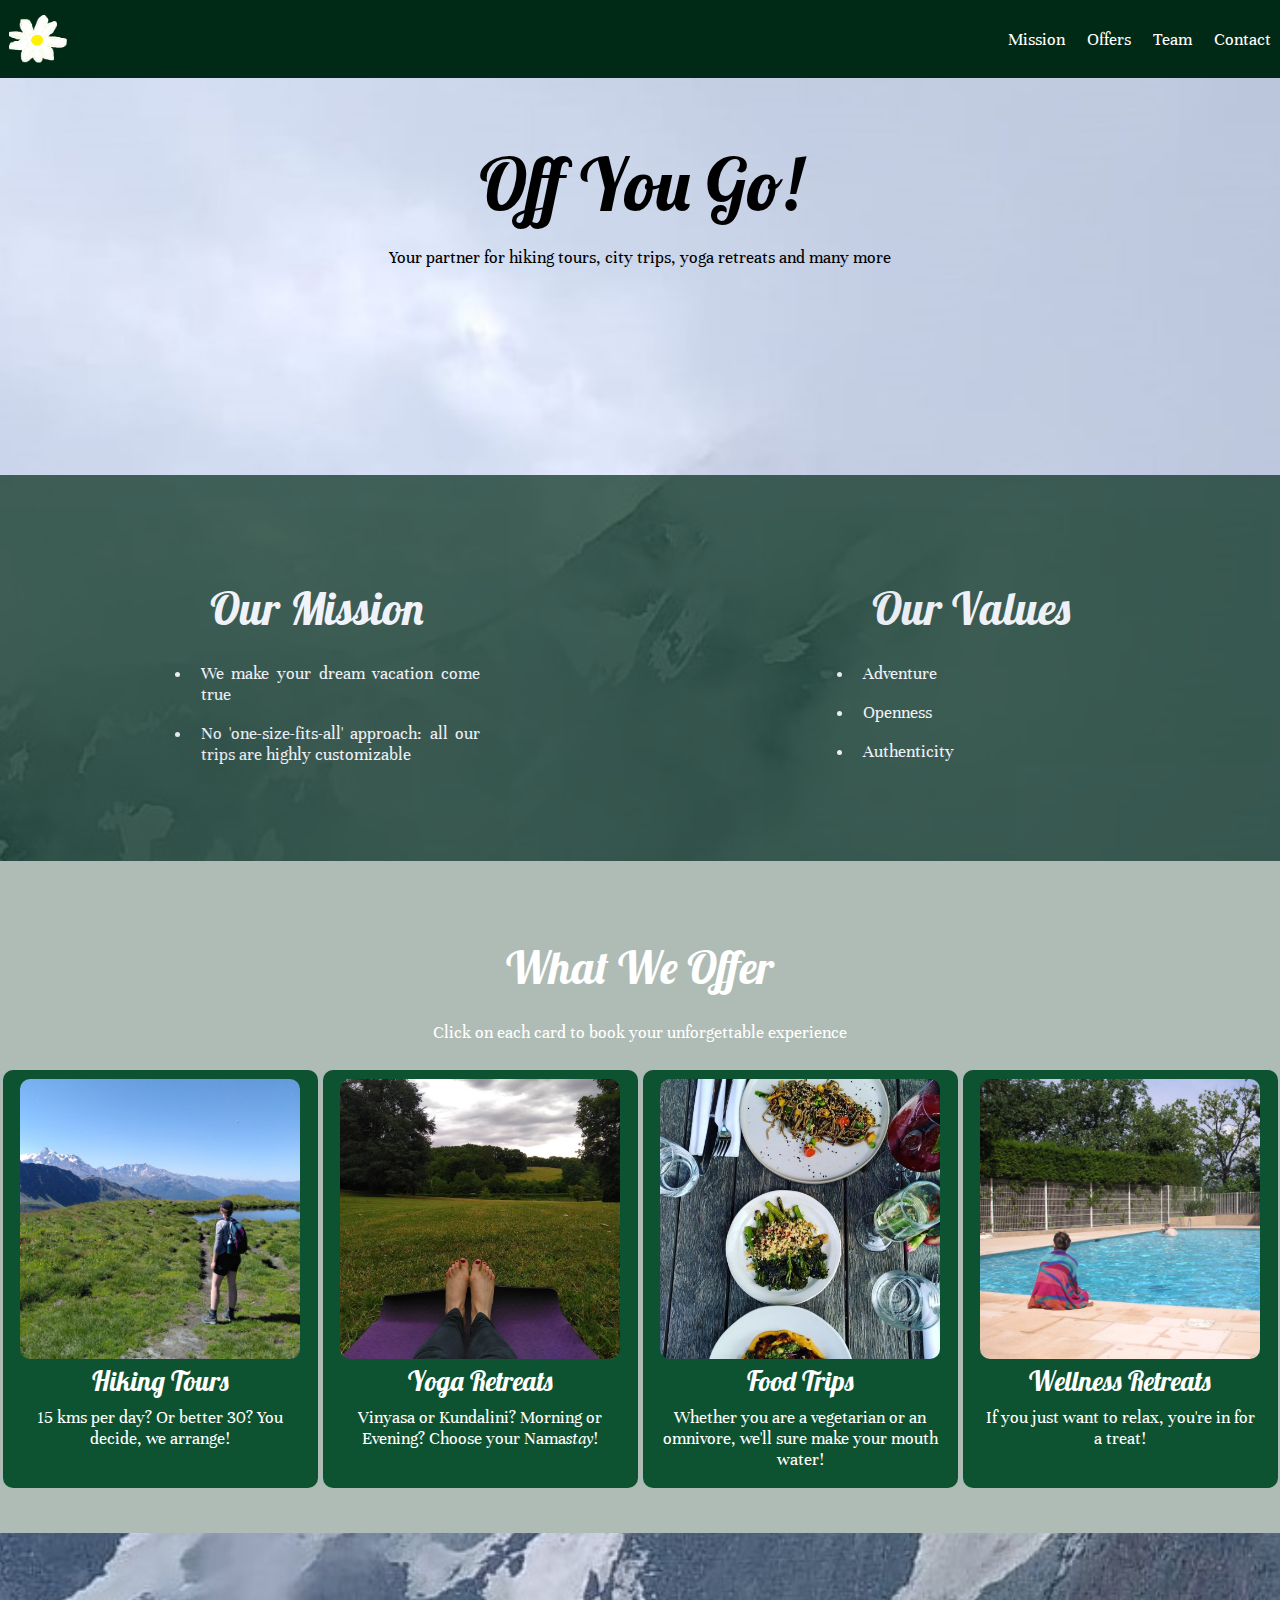
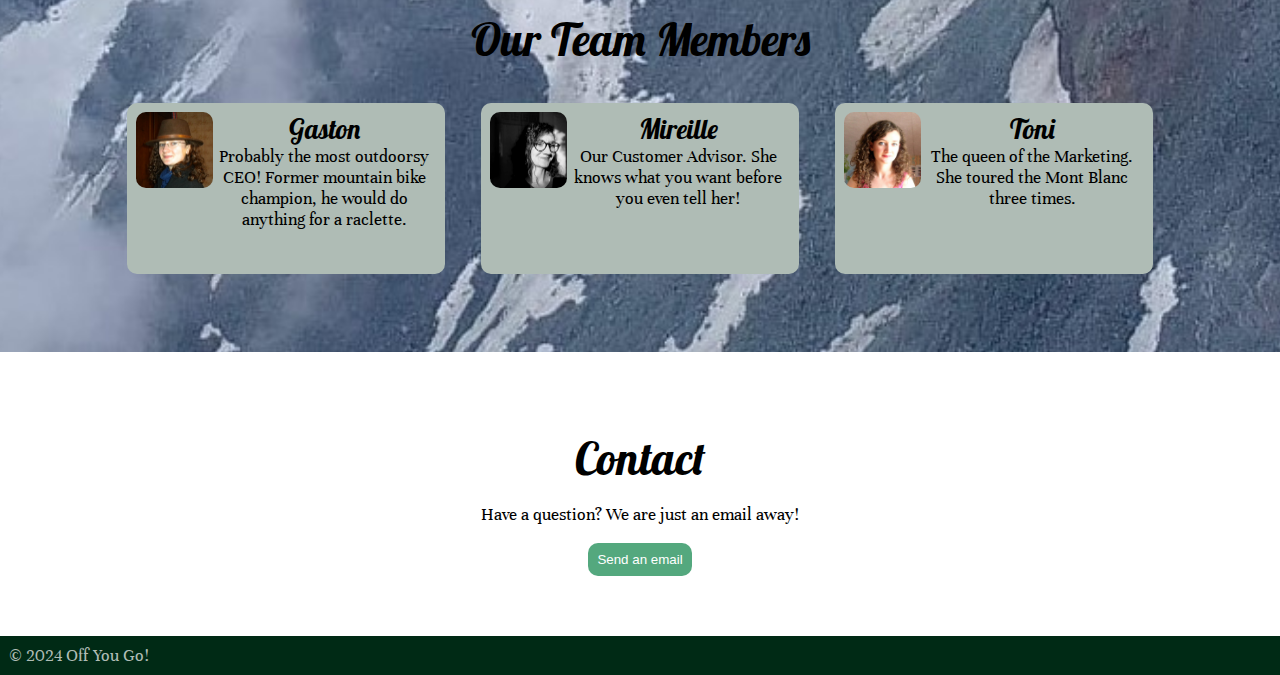
<file: Business site/index.html>
<!DOCTYPE html>
<html lang="en">
  <head>
    <!--Meta-->
    <meta charset="UTF-8" />
    <meta name="viewport" content="width=device-width, initial-scale=1.0" />
    <!--Styles-->
    <link rel="shortcut icon" href="favicon.ico" type="image/x-icon" />
    <link rel="stylesheet" href="./styles.css" type="text/css" />
    <!--Fonts-->
    <link
      href="https://fonts.googleapis.com/css2?family=Lobster&family=Unna:ital,wght@0,400;0,700;1,400;1,700&display=swap"
      rel="stylesheet"
    />
    <title>Off You Go Homepage</title>
  </head>
  <body>
    <!--Header-->
    <header>
      <div class="logo">
        <img src="./images/logo_white.png" alt="logo" />
      </div>
      <!--navigation-->
      <div class="navigation">
        <ul>
          <li><a href="#our-mission">Mission</a></li>
          <li><a href="#our-offers">Offers</a></li>
          <li><a href="#our-team">Team</a></li>
          <li><a href="#contact">Contact</a></li>
        </ul>
      </div>
    </header>
    <!--company's name-->
    <div class="background">
    <section class="name">
      
      <h1>Off You Go!</h1>
      <p>
        Your partner for hiking tours, city trips, yoga retreats and many more
      </p>
    </section>
    <!--Missions/Values-->
    <section id="our-mission">
      <div class="missions">
        <h2>Our mission</h2>
        <ul>
          <li>We make your dream vacation come true</li>
          <li>
            No 'one-size-fits-all' approach: all our trips are highly
            customizable
          </li>
        </ul>
      </div>
      <div class="missions">
        <h2>Our values</h2>
        <ul>
          <li>Adventure</li>
          <li>Openness</li>
          <li>Authenticity</li>
        </ul>
      </div>
    
    </section>
  </div>
    <!--What we offer-->
    <section id="our-offers">
      <h2 class="block">What we offer</h2>
      <p>Click on each card to book your unforgettable experience</p>
      <div class="offers">
      <div class="trip"><a href="#">
        <img src="./images/rando_carre.jpg" alt="hiking" />
        <div class="description">
          <h3>Hiking tours</h3>
          <p>15 kms per day? Or better 30? You decide, we arrange!</p>
        </div>
      </a>
      </div>
      <div class="trip"><a href="#">
        <img src="./images/yoga_carre.jpg" alt="yoga" />
        <div class="description">
          <h3>Yoga Retreats</h3>
          <p>
            Vinyasa or Kundalini? Morning or Evening? Choose your Nama<em
              class="italic"
              >stay</em
            >!
          </p>
        </a>
        </div>
      </div>
      <div class="trip"><a href="#">
        <img src="./images/restaurant_carre.jpg" alt="#" />
        <div class="description">
          <h3>Food trips</h3>
          <p>Whether you are a vegetarian or an omnivore, we'll sure make your mouth water!</p>
        </div>
      </a>
      </div>
      <div class="trip"><a href="#">
        <img src="./images/relax_carre.jpg" alt="#" />
        <div class="description">
          <h3>Wellness retreats</h3>
          <p>If you just want to relax, you're in for a treat!</p>
        </div>
      </a>
      </div>
    </div>
    </section>
    <!--Meet the team-->
    <section id="our-team">
      <h2 class="block">Our Team Members</h2>
      <div class="team">
      <div class="staff">
        <img src="./images/Gaston.JPG" alt="Gaston">
        <div class="description">
          <h3>Gaston</h3>
          <p>Probably the most outdoorsy CEO! Former mountain bike champion, he would do anything for a raclette.</p>
        </div>
      </div>
      <div class="staff">
        <img src="./images/Mireille.jpg" alt="Mireille">
        <div class="description">
          <h3>Mireille</h3>
          <p>Our Customer Advisor. She knows what you want before you even tell her!</p>
        </div>
      </div>
      <div class="staff">
        <img src="./images/Toni.jpg" alt="Toni">
        <div class="description">
          <h3>Toni</h3>
          <p>The queen of the Marketing. She toured the Mont Blanc three times.</p>
        </div>
      </div>
    </div>
    </section>
    <!--Contact and newsletter-->
    <section id="contact">
<h2>Contact</h2>
<p>Have a question? We are just an email away!</p>
<button><a href="">Send an email</a></button>
    </section>
    <!--footer-->
    <footer>
      <p>© 2024 Off You Go!</p>
    </footer>
  </body>
</html>
</file>
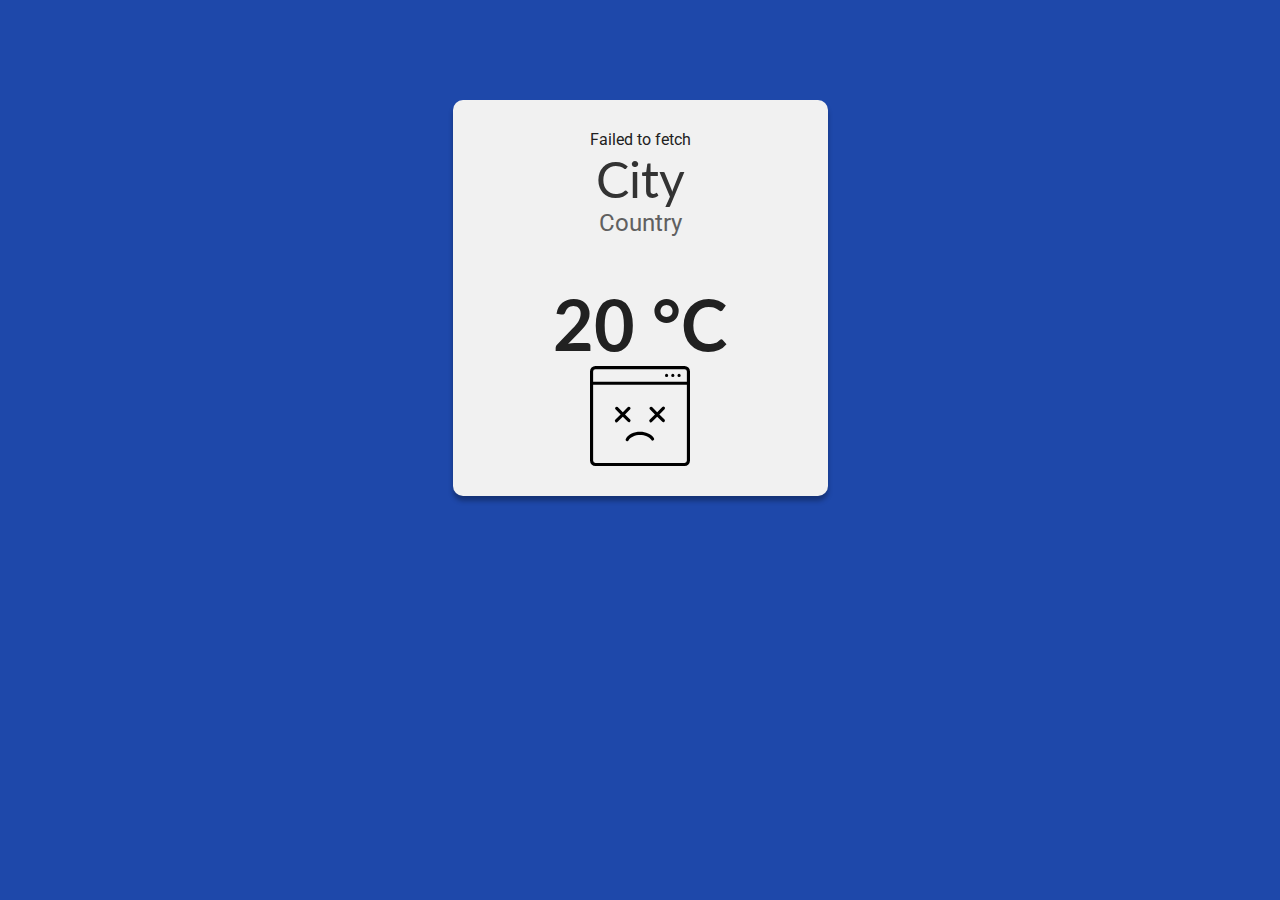
<file: WeatherApp/index.html>
<!DOCTYPE html>
<html lang="en">
  <head>
    <meta charset="UTF-8" />
    <meta http-equiv="X-UA-Compatible" content="IE=edge" />
    <meta name="viewport" content="width=device-width, initial-scale=1.0" />
    <title>Weather app</title>
    <link rel="stylesheet" href="style.css" />
    <link rel="preconnect" href="https://fonts.googleapis.com" />
    <link rel="preconnect" href="https://fonts.gstatic.com" crossorigin />
    <link
      href="https://fonts.googleapis.com/css2?family=Lato:wght@100;300;400;700;900&family=Roboto:wght@100;300;400;500;700;900&display=swap"
      rel="stylesheet"
    />
  </head>
  <body>
    <main>
      <div class="loader-container active">
        <img src="ressources/loader.svg" alt="loader" class="loader" />
      </div>
      <p class="error-information"></p>
      <p class="city-name">City</p>
      <p class="country-name">Country</p>
      <p class="temperature">20 °C</p>
      <div class="info-icon-container">
        <img src="ressources/browser.svg" alt="info icon" class="info-icon" />
      </div>
    </main>

    <script src="script.js"></script>
  </body>
</html>
</file>
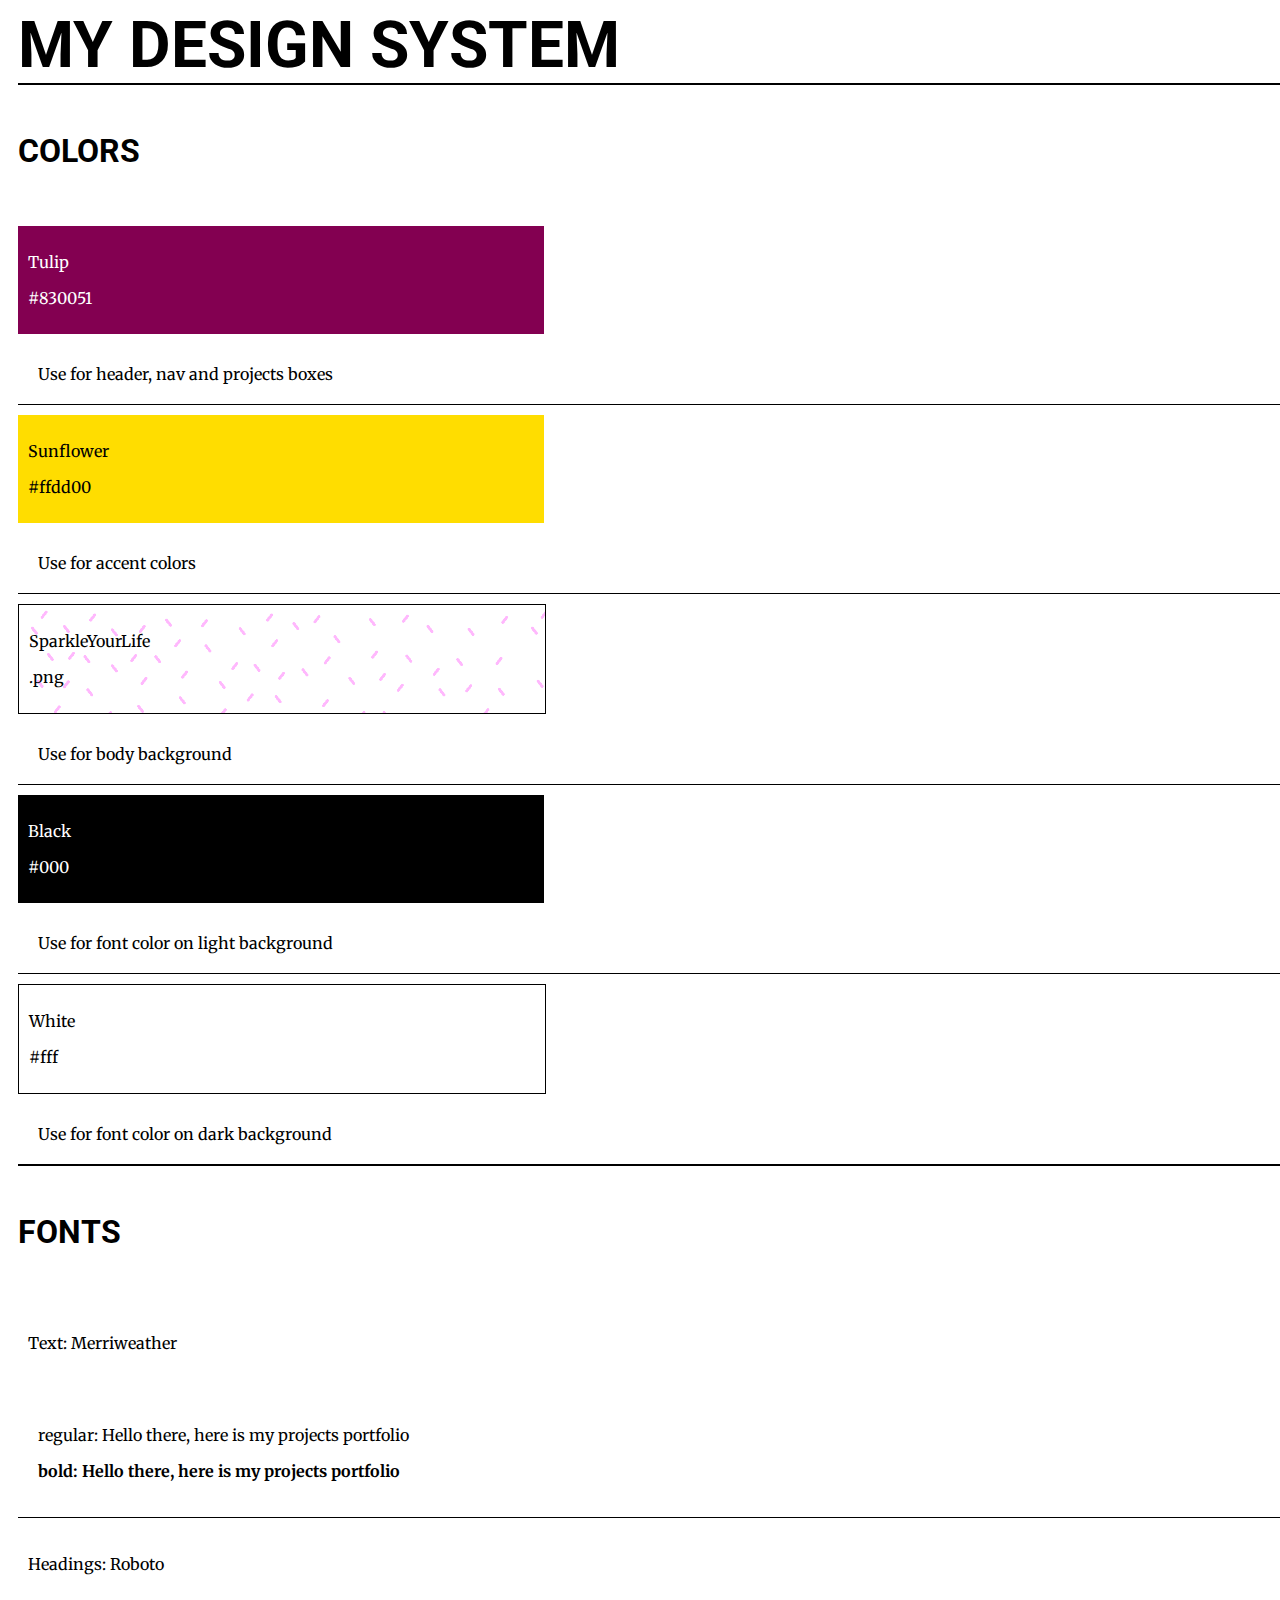
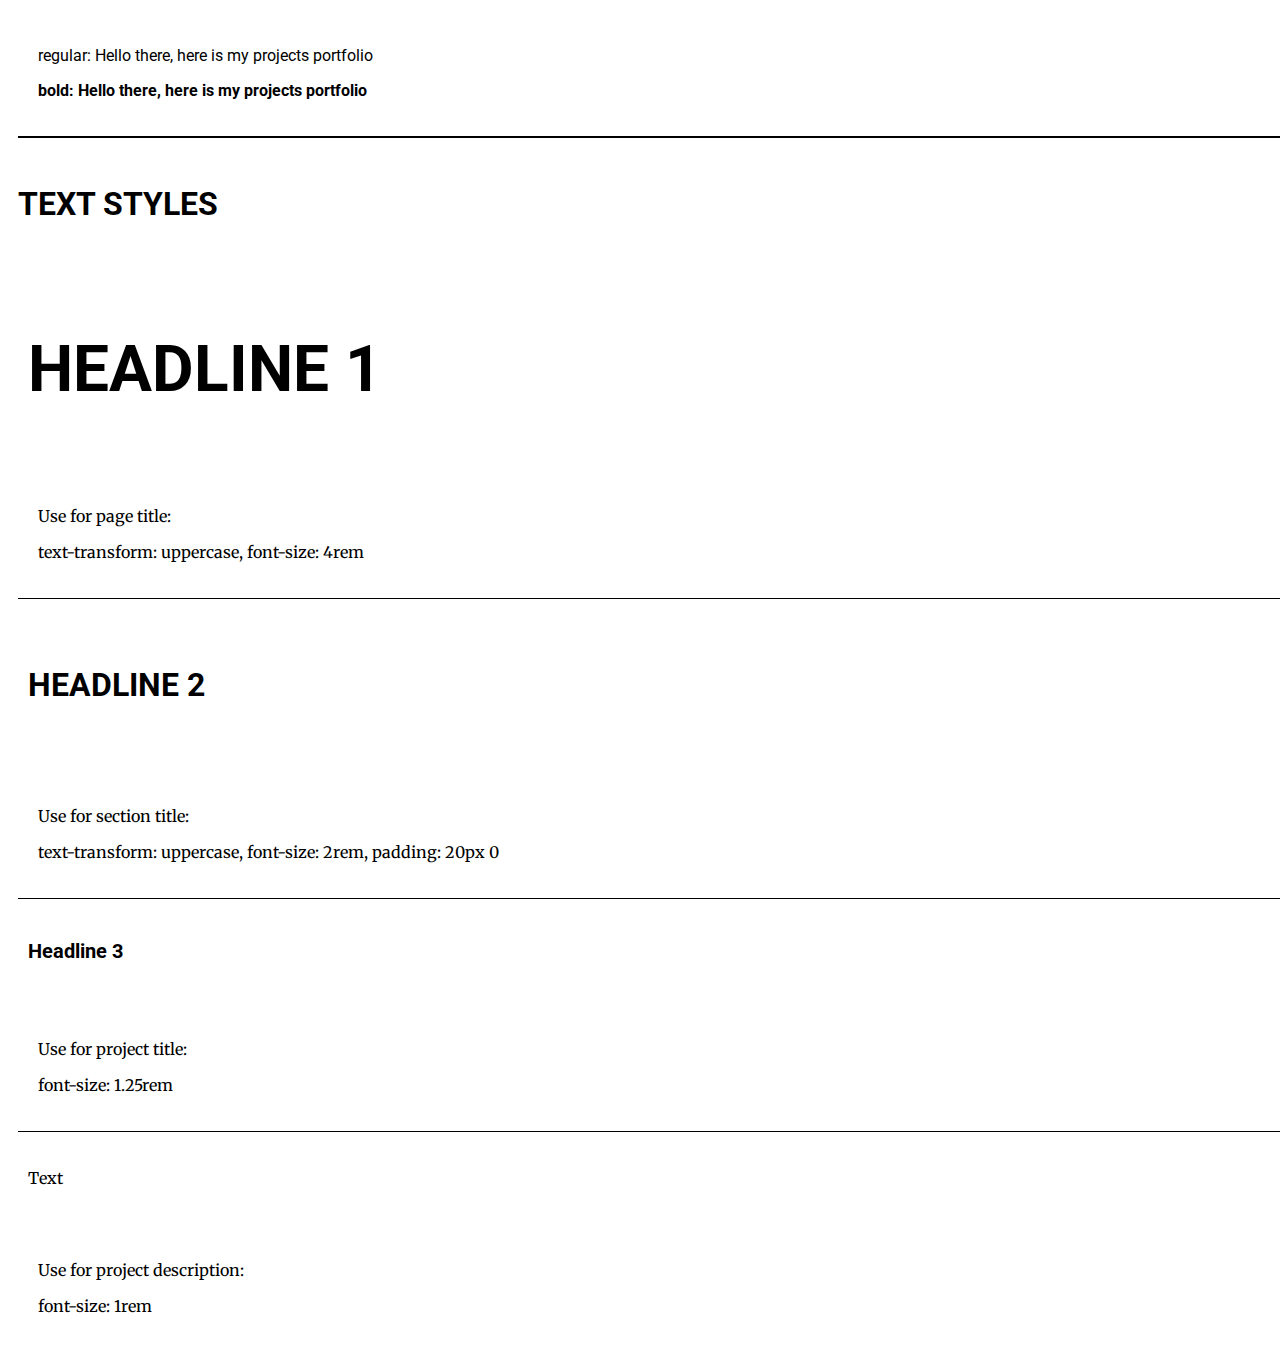
<file: Build a Website Design System/Design-System.html>
<!DOCTYPE html>
<html lang="en">
  <head>
    <!--Meta-->
    <meta charset="UTF-8" />
    <meta name="viewport" content="width=device-width, initial-scale=1.0" />

    <!--Styles-->
    <link href="Design-System.css" type="text/css" rel="stylesheet" />

    <!--Fonts-->
    <link
      href="https://fonts.googleapis.com/css2?family=Merriweather:wght@400;700&family=Roboto:ital,wght@0,100;0,300;0,400;0,500;0,700;0,900;1,100;1,300;1,400;1,500;1,700;1,900&display=swap"
      rel="stylesheet"
    />
    <title>My Design System</title>
  </head>

  <body>
    <h1 class="page-title">My Design System</h1>

    <div class="box">
      <h2>Colors</h2>

      <div class="inline">
        <div class="element color-1">
          <p>Tulip</p>
          <p>#830051</p>
        </div>
        <div class="element function">
          Use for header, nav and projects boxes
        </div>
      </div>

      <div class="inline">
        <div class="element color-5">
          <p>Sunflower</p>
          <p>#ffdd00</p>
        </div>
        <div class="element function">Use for accent colors</div>
      </div>

      <div class="inline">
        <div class="element color-2">
          <p>SparkleYourLife</p>
          <p>.png</p>
        </div>
        <div class="element function">Use for body background</div>
      </div>

      <div class="inline">
        <div class="element color-3">
          <p>Black</p>
          <p>#000</p>
        </div>
        <div class="element function">
          Use for font color on light background
        </div>
      </div>

      <div class="inline no-border">
        <div class="element color-4">
          <p>White</p>
          <p>#fff</p>
        </div>
        <div class="element function">
          Use for font color on dark background
        </div>
      </div>
    </div>
    <div class="box">
      <h2>Fonts</h2>
      <div class="inline">
        <div class="element">
          <p>Text: Merriweather</p>
        </div>
        <div class="element function">
          <p>regular: Hello there, here is my projects portfolio</p>
          <p class="merriweather-bold">
            bold: Hello there, here is my projects portfolio
          </p>
        </div>
      </div>
      <div class="inline no-border">
        <div class="element font-2">
          <p>Headings: Roboto</p>
        </div>
        <div class="element function">
          <p class="roboto-regular">
            regular: Hello there, here is my projects portfolio
          </p>
          <p class="roboto-bold">
            bold: Hello there, here is my projects portfolio
          </p>
        </div>
      </div>
    </div>
    <div class="box">
      <h2>Text styles</h2>
      <div class="inline">
        <div class="element">
          <h1>Headline 1</h1>
        </div>
        <div class="element function">
          <p>Use for page title:</p>
          <p>text-transform: uppercase, font-size: 4rem</p>
        </div>
      </div>

      <div class="inline">
        <div class="element">
          <h2>Headline 2</h2>
        </div>
        <div class="element function">
          <p>Use for section title:</p>
          <p>text-transform: uppercase, font-size: 2rem, padding: 20px 0</p>
        </div>
      </div>

      <div class="inline">
        <div class="element">
          <h3>Headline 3</h3>
        </div>
        <div class="element function">
          <p>Use for project title:</p>
          <p>font-size: 1.25rem</p>
        </div>
      </div>

      <div class="inline no-border">
        <div class="element">
          <p>Text</p>
        </div>
        <div class="element function">
          <p>Use for project description:</p>
          <p>font-size: 1rem</p>
        </div>
      </div>
    </div>
  </body>
</html>
</file>
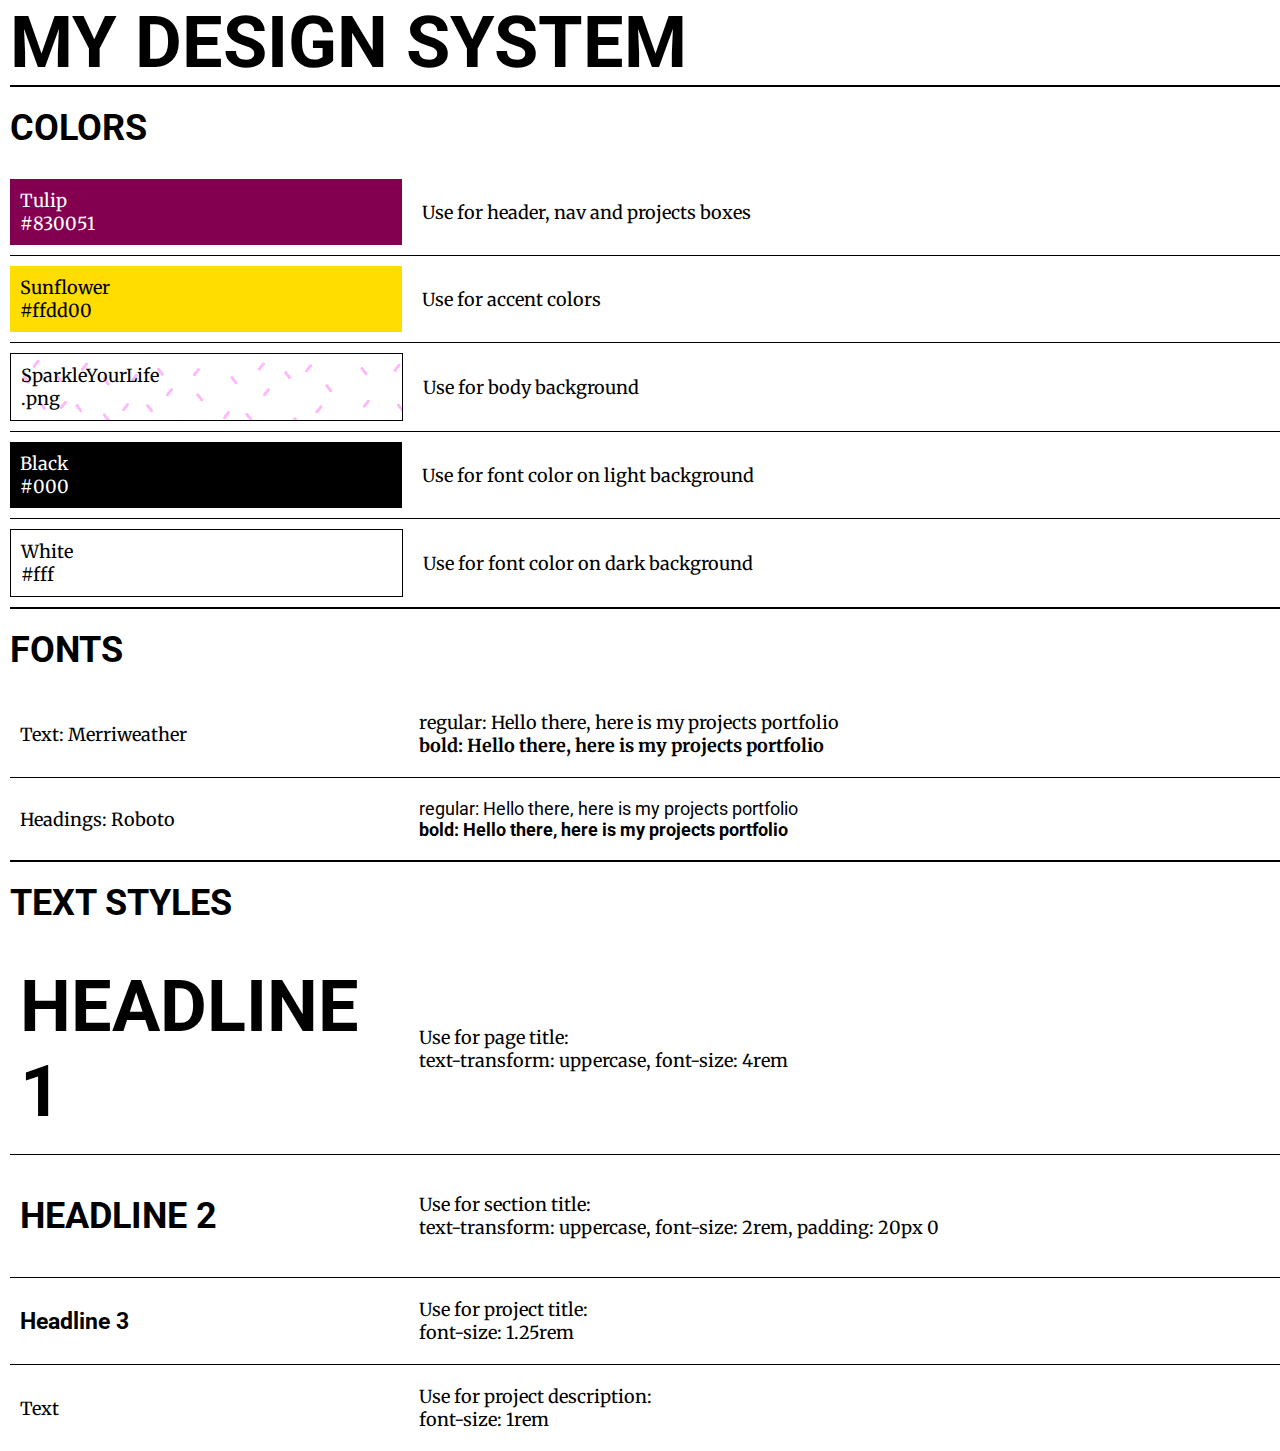
<file: Build_a_Website_Design_System/Design-System.html>
<!DOCTYPE html>
<html lang="en">
  <head>
    <!--Meta-->
    <meta charset="UTF-8" />
    <meta name="viewport" content="width=device-width, initial-scale=1.0" />

    <!--Styles-->
    <link href="Design-System.css" type="text/css" rel="stylesheet" />

    <!--Fonts-->
    <link
      href="https://fonts.googleapis.com/css2?family=Merriweather:wght@400;700&family=Roboto:ital,wght@0,100;0,300;0,400;0,500;0,700;0,900;1,100;1,300;1,400;1,500;1,700;1,900&display=swap"
      rel="stylesheet"
    />
    <title>My Design System</title>
  </head>

  <body>
    <h1 class="page-title">My Design System</h1>

    <div class="box">
      <h2>Colors</h2>

      <div class="inline">
        <div class="element color-1">
          <p>Tulip</p>
          <p>#830051</p>
        </div>
        <div class="function">Use for header, nav and projects boxes</div>
      </div>

      <div class="inline">
        <div class="element color-2">
          <p>Sunflower</p>
          <p>#ffdd00</p>
        </div>
        <div class="function">Use for accent colors</div>
      </div>

      <div class="inline">
        <div class="element color-3">
          <p>SparkleYourLife</p>
          <p>.png</p>
        </div>
        <div class="function">Use for body background</div>
      </div>

      <div class="inline">
        <div class="element color-4">
          <p>Black</p>
          <p>#000</p>
        </div>
        <div class="function">Use for font color on light background</div>
      </div>

      <div class="inline no-border">
        <div class="element color-5">
          <p>White</p>
          <p>#fff</p>
        </div>
        <div class="function">Use for font color on dark background</div>
      </div>
    </div>
    <div class="box">
      <h2>Fonts</h2>
      <div class="inline">
        <div class="element">
          <p>Text: Merriweather</p>
        </div>
        <div class="element function">
          <p>regular: Hello there, here is my projects portfolio</p>
          <p class="merriweather-bold">
            bold: Hello there, here is my projects portfolio
          </p>
        </div>
      </div>
      <div class="inline no-border">
        <div class="element font-2">
          <p>Headings: Roboto</p>
        </div>
        <div class="element function">
          <p class="roboto-regular">
            regular: Hello there, here is my projects portfolio
          </p>
          <p class="roboto-bold">
            bold: Hello there, here is my projects portfolio
          </p>
        </div>
      </div>
    </div>
    <div class="box">
      <h2>Text styles</h2>
      <div class="inline">
        <div class="element">
          <h1>Headline 1</h1>
        </div>
        <div class="element function">
          <p>Use for page title:</p>
          <p>text-transform: uppercase, font-size: 4rem</p>
        </div>
      </div>

      <div class="inline">
        <div class="element">
          <h2>Headline 2</h2>
        </div>
        <div class="element function">
          <p>Use for section title:</p>
          <p>text-transform: uppercase, font-size: 2rem, padding: 20px 0</p>
        </div>
      </div>

      <div class="inline">
        <div class="element">
          <h3>Headline 3</h3>
        </div>
        <div class="element function">
          <p>Use for project title:</p>
          <p>font-size: 1.25rem</p>
        </div>
      </div>

      <div class="inline no-border">
        <div class="element">
          <p>Text</p>
        </div>
        <div class="element function">
          <p>Use for project description:</p>
          <p>font-size: 1rem</p>
        </div>
      </div>
    </div>
  </body>
</html>
</file>
<file: Business site/styles.css>
html {
  font-size: 18px;
}

* {
  margin: 0;
  padding: 0;
}

body {
  font-family: "Unna", serif;
  text-align: center;
  background-image: url(./images/montagne_plus_petit.jpg);
  background-repeat: no-repeat;
  background-position: center;
  background-size: cover;
}

h1,
h2,
h3 {
  font-family: "Lobster", sans-serif;
  font-weight: lighter;
  text-transform: capitalize;
}
h2 {
  padding: 1rem;
  font-size: 2.5rem;
}

h3 {
  font-size: 1.5rem;
}

a {
  text-decoration: none;
  color: #fff;
}

li a:hover {
  cursor: pointer;
  text-decoration: underline;
}

header {
  display: flex;
  background-color: #002a15;
  color: #fff;
  height: 60px;
  width: 100%;
  align-items: center;
  justify-content: space-between;
  position: fixed;
  top: 0;
  z-index: 100;
  padding: 0.5rem;
}

.navigation {
  padding-right: 1rem;
}
.navigation ul {
  list-style: none;
}
.navigation li {
  display: inline-block;
  padding-left: 1rem;
}

.logo {
  align-items: center;
  display: flex;
  height: 80%;
}
.logo img {
  height: 100%;
  width: auto;
}

.name {
  color: black;
  height: 22rem;
  position: relative;
  top: 4.5rem;
  padding: 2.2rem;
}

.name h1 {
  padding: 1rem;
  font-size: 4rem;
}
.name p {
  font-size: 1rem;
}

#our-mission {
  background-color: #002a15;
  opacity: 0.7;
  color: #fff;
  /*height: 400px;*/
  display: flex;
  justify-content: space-around;
  flex-wrap: wrap;
  padding: 60px 0.5rem;
  margin: 0 auto;
}

.missions {
  text-align: justify;
  max-width: 16.5rem;
  padding: 1.5rem;
}

.missions li {
  padding: 0.5rem;
}

#our-offers {
  background-color: #afbcb5;
  color: #fff;
  padding-top: 60px;
}

#our-offers p {
  padding: 0.5rem;
}

.offers {
  display: flex;
  align-items: center;
  justify-content: space-around;
  flex-wrap: wrap;
  padding-bottom: 1.5rem;
}

.trip {
  height: 22.2rem;
  width: 16.5rem;
  margin: 1rem 0;
  padding: 0.5rem;
  background-color: #0e5331;
  border-radius: 10px;
  overflow: hidden;
}

.trip img {
  height: 70%;
  width: auto;
  border-radius: 10px;
}

.trip:hover {
  box-shadow: #54a87e 5px 10px;
}
#our-team {
  color: black;
  padding: 60px;
}

.team {
  display: inline-flex;
  flex-wrap: wrap;
  justify-content: center;
  align-items: center;
  color: black;
}

.staff {
  height: 8.5rem;
  width: 300px;
  margin: 1rem 1rem;
  padding: 0.5rem;
  background-color: #afbcb5;
  border-radius: 10px;
  display: flex;
  transition: transform linear 0.25s;
}
.staff:hover {
  transform: scale(1.2);
}

.staff img {
  height: 50%;
  width: auto;
  border-radius: 10px;
}

#contact {
  background-color: #fff;
  padding: 60px 10px;
}

button {
  padding: 0.5rem;
  margin-top: 1rem;
  background-color: #54a87e;
  color: #002a15;
  border-radius: 10px;
  text-decoration: none;
  border: none;
}

button:hover {
  cursor: pointer;
}
button:active {
  background-color: #002a15;
  color: #54a87e;
}

footer {
  background-color: #002a15;
  color: #afbcb5;
  padding: 0.5rem;
  text-align: left;
}

/* Media queries */
@media only screen and (max-width: 480px) {
  html {
    font-size: 16px;
  }
}

@media only screen and (max-width: 375px) {
  html {
    font-size: 14px;
  }
  .staff {
    width: auto;
  }
  .staff img {
    height: 30%;
  }
}
</file>
<file: WeatherApp/style.css>
*,
::before,
::after {
  box-sizing: border-box;
  margin: 0;
  padding: 0;
}

body {
  font-family: Roboto, Helvetica, sans-serif;
  background: #1e48aa;
  padding: 0 10px;
}

main {
  max-width: 375px;
  min-height: 380px;
  margin: 100px auto 0;
  border-radius: 10px;
  padding: 30px 10px;
  color: #212121;
  background-color: #f1f1f1;
  box-shadow: 0 5px 5px rgba(0, 0, 0, 0.3);
  text-align: center;
  position: relative;
}

.loader-container {
  background-color: #f1f1f1;
  position: absolute;
  z-index: 10;
  top: 0;
  left: 0;
  border-radius: 10px;
  width: 100%;
  height: 100%;
  display: flex;
  justify-content: center;
  align-items: center;
  visibility: hidden;
  opacity: 0;
  transition: visibility 0.4s ease-out, opacity 0.4s ease-out;
}

.loader-container.active {
  visibility: visible;
  opacity: 1;
}

.city-name {
  font-family: Lato, sans-serif;
  font-size: 50px;
  color: #333;
}

.country-name {
  font-size: 24px;
  margin-bottom: 45px;
  color: #606060;
}

.temperature {
  font-family: Lato, sans-serif;
  font-size: 70px;
  font-weight: 700;
  color: #212121;
}

.info-icon-container {
  width: 100px;
  height: 100px;
  margin: 0 auto;
  position: relative;
}

.info-icon {
  position: absolute;
  top: 50%;
  left: 50%;
  transform: translate(-50%, -50%);
  width: 100%;
}
</file>
<file: Build a Website Design System/Design-System.css>
html {
  font-size: 16px;
}

body {
  font-family: "Merriweather", serif;
  font-weight: 400;
  font-style: normal;
}
h1,
h2,
h3 {
  font-family: "Roboto", sans-serif;
}
h1 {
  text-transform: uppercase;
  font-size: 4rem;
}
.page-title {
  margin: 0 10px;
}
.box {
  border-top: 2px solid black;
  width: 100%;
  margin: 0 10px;
}
h2 {
  text-transform: uppercase;
  font-size: 2rem;
  padding: 20px 0;
}
h3 {
  font-size: 1.25rem;
}
p {
  font-size: 1rem;
}
.inline {
  border-bottom: 1px solid black;
}
.element {
  margin: 10px auto;
  width: 40%;
  display: inline-block;
  text-align: left;
  padding: 10px;
}
.function {
  width: 70%;
  padding-left: 20px;
  text-align: left;
}
.color-5 {
  background-color: #ffdd00;
  color: black;
}
.color-2 {
  background-image: url(../resources/images/SparkleYourLife.png);
  background-size: 500px;
  color: black;
  border: 0.5px solid black;
}
.color-3 {
  background-color: black;
  color: white;
}
.color-4 {
  background-color: white;
  border: 0.5px solid black;
}
.color-1 {
  background-color: #830051;
  color: white;
}
.no-border {
  border: none;
}
.merriweather-bold {
  font-family: "Merriweather", serif;
  font-weight: 700;
  font-style: normal;
}
.roboto-regular {
  font-family: "Roboto", sans-serif;
  font-weight: 400;
  font-style: normal;
}
.roboto-bold {
  font-family: "Roboto", sans-serif;
  font-weight: 700;
  font-style: normal;
}
a {
  text-decoration: none;
  color: black;
}
a:hover {
  cursor: pointer;
  text-decoration: underline;
}
</file>
<file: Build_a_Website_Design_System/Design-System.css>
html {
  font-size: 18px;
}

* {
  margin: 0;
}

body {
  font-family: "Merriweather", serif;
  font-weight: 400;
  font-style: normal;
}
h1,
h2,
h3 {
  font-family: "Roboto", sans-serif;
}
h1 {
  text-transform: uppercase;
  font-size: 4rem;
}
.page-title {
  margin: 0 10px;
}
.box {
  border-top: 2px solid black;
  width: 100%;
  margin: 0 10px;
}
h2 {
  text-transform: uppercase;
  font-size: 2rem;
  padding: 20px 0;
}
h3 {
  font-size: 1.25rem;
}
p {
  font-size: 1rem;
}
.inline {
  border-bottom: 1px solid black;
  display: flex;
  align-items: center;
  justify-content: flex-start;
}
.element {
  margin: 10px auto;
  width: 30%;
  padding: 10px;
}
.function {
  width: 70%;
  padding-left: 20px;
  text-align: left;
}
.color-1 {
  background-color: #830051;
  color: white;
}
.color-2 {
  background-color: #ffdd00;
  color: black;
}
.color-3 {
  background-image: url(../resources/images/SparkleYourLife.png);
  background-size: 500px;
  color: black;
  border: 0.5px solid black;
}
.color-4 {
  background-color: black;
  color: white;
}
.color-5 {
  background-color: white;
  border: 0.5px solid black;
}

.no-border {
  border: none;
}
.merriweather-bold {
  font-family: "Merriweather", serif;
  font-weight: 700;
  font-style: normal;
}
.roboto-regular {
  font-family: "Roboto", sans-serif;
  font-weight: 400;
  font-style: normal;
}
.roboto-bold {
  font-family: "Roboto", sans-serif;
  font-weight: 700;
  font-style: normal;
}
a {
  text-decoration: none;
  color: black;
}
/* a:hover {
  cursor: pointer;
  text-decoration: underline;
} */

/* Media queries */
@media only screen and (max-width: 1024px) {
  html {
    font-size: 16px;
  }
}

@media only screen and (max-width: 900px) {
  h1 {
    font-size: 3rem;
  }
}

@media only screen and (max-width: 650px) {
  h1 {
    font-size: 2.5rem;
  }
  h2 {
    font-size: 1.5rem;
  }
  h3 {
    font-size: 1rem;
  }
}

@media only screen and (max-width: 530px) {
  html {
    font-size: 12px;
  }
  h1 {
    font-size: 2rem;
  }
}
</file>
